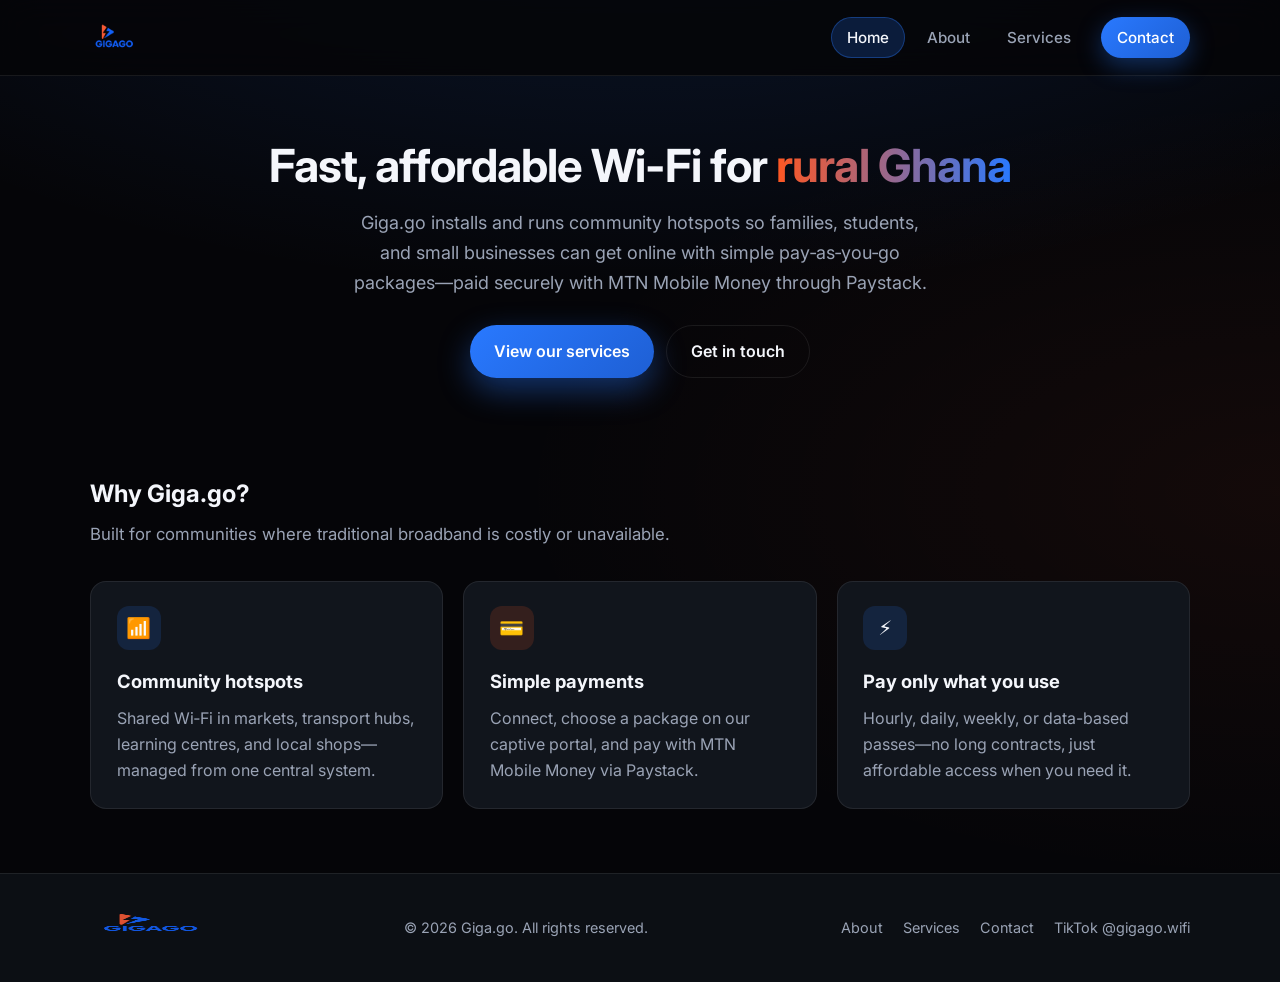
<file: index.html>
<!DOCTYPE html>
<html lang="en">
  <head>
    <meta charset="UTF-8" />
    <meta name="viewport" content="width=device-width, initial-scale=1.0" />
    <title>Giga.go | Affordable Rural Wi‑Fi in Ghana</title>
    <meta
      name="description"
      content="Giga.go provides affordable Wi‑Fi hotspot internet in rural Ghana. Buy internet packages with MTN Mobile Money via Paystack."
    />
    <link rel="icon" href="gigago logo.png" type="image/png" />
    <link rel="preconnect" href="https://fonts.googleapis.com" />
    <link rel="preconnect" href="https://fonts.gstatic.com" crossorigin />
    <link
      href="https://fonts.googleapis.com/css2?family=Inter:wght@400;500;600;700&display=swap"
      rel="stylesheet"
    />
    <link rel="stylesheet" href="css/style.css" />
  </head>
  <body>
    <header class="site-header">
      <div class="container header-inner">
        <a href="index.html" class="brand" aria-label="Giga.go home">
          <img src="gigago logo.png" alt="Giga.go" width="160" height="48" />
        </a>
        <button
          type="button"
          class="nav-toggle"
          aria-label="Open menu"
          aria-expanded="false"
        >
          ☰
        </button>
        <nav class="site-nav" aria-label="Main">
          <a href="index.html" class="is-active">Home</a>
          <a href="about.html">About</a>
          <a href="services.html">Services</a>
          <a href="contact.html" class="nav-cta">Contact</a>
        </nav>
      </div>
    </header>

    <main>
      <section class="page-hero">
        <div class="container">
          <h1>
            Fast, affordable Wi‑Fi for
            <span class="accent">rural Ghana</span>
          </h1>
          <p class="lead">
            Giga.go installs and runs community hotspots so families, students,
            and small businesses can get online with simple pay‑as‑you‑go
            packages—paid securely with MTN Mobile Money through Paystack.
          </p>
          <div class="hero-actions">
            <a href="services.html" class="btn btn-primary">View our services</a>
            <a href="contact.html" class="btn btn-secondary">Get in touch</a>
          </div>
        </div>
      </section>

      <section class="section">
        <div class="container">
          <h2 class="section-title">Why Giga.go?</h2>
          <p class="section-subtitle">
            Built for communities where traditional broadband is costly or
            unavailable.
          </p>
          <div class="grid grid-3">
            <article class="card">
              <div class="card-icon blue">📶</div>
              <h3>Community hotspots</h3>
              <p>
                Shared Wi‑Fi in markets, transport hubs, learning centres, and
                local shops—managed from one central system.
              </p>
            </article>
            <article class="card">
              <div class="card-icon orange">💳</div>
              <h3>Simple payments</h3>
              <p>
                Connect, choose a package on our captive portal, and pay with
                MTN Mobile Money via Paystack.
              </p>
            </article>
            <article class="card">
              <div class="card-icon blue">⚡</div>
              <h3>Pay only what you use</h3>
              <p>
                Hourly, daily, weekly, or data-based passes—no long contracts,
                just affordable access when you need it.
              </p>
            </article>
          </div>
        </div>
      </section>
    </main>

    <footer class="site-footer">
      <div class="container footer-inner">
        <a href="index.html" class="footer-brand">
          <img src="gigago logo.png" alt="Giga.go" width="120" height="36" />
        </a>
        <p class="footer-copy">© <span id="year"></span> Giga.go. All rights reserved.</p>
        <div class="footer-links">
          <a href="about.html">About</a>
          <a href="services.html">Services</a>
          <a href="contact.html">Contact</a>
          <a href="https://www.tiktok.com/@gigago.wifi" target="_blank" rel="noopener"
            >TikTok @gigago.wifi</a
          >
        </div>
      </div>
    </footer>
    <script src="js/main.js"></script>
    <script>
      document.getElementById("year").textContent = new Date().getFullYear();
    </script>
  </body>
</html>
</file>
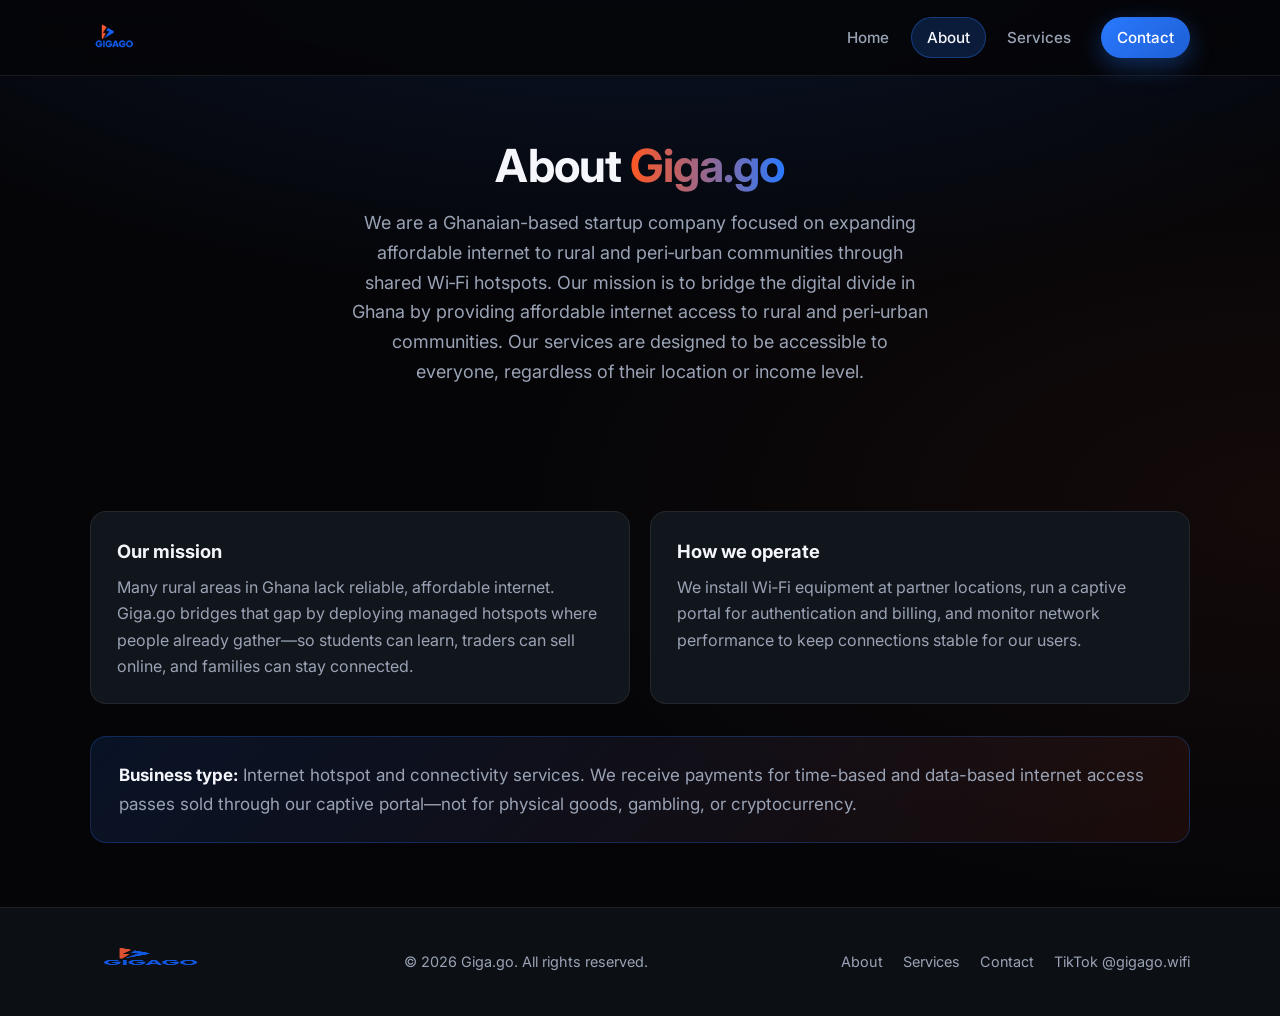
<file: about.html>
<!DOCTYPE html>
<html lang="en">
  <head>
    <meta charset="UTF-8" />
    <meta name="viewport" content="width=device-width, initial-scale=1.0" />
    <title>About Us | Giga.go</title>
    <meta
      name="description"
      content="Learn about Giga.go—bringing affordable internet to rural and underserved communities in Ghana through Wi‑Fi hotspots."
    />
    <link rel="icon" href="gigago logo.png" type="image/png" />
    <link rel="preconnect" href="https://fonts.googleapis.com" />
    <link rel="preconnect" href="https://fonts.gstatic.com" crossorigin />
    <link
      href="https://fonts.googleapis.com/css2?family=Inter:wght@400;500;600;700&display=swap"
      rel="stylesheet"
    />
    <link rel="stylesheet" href="css/style.css" />
  </head>
  <body>
    <header class="site-header">
      <div class="container header-inner">
        <a href="index.html" class="brand" aria-label="Giga.go home">
          <img src="gigago logo.png" alt="Giga.go" width="160" height="48" />
        </a>
        <button
          type="button"
          class="nav-toggle"
          aria-label="Open menu"
          aria-expanded="false"
        >
          ☰
        </button>
        <nav class="site-nav" aria-label="Main">
          <a href="index.html">Home</a>
          <a href="about.html" class="is-active">About</a>
          <a href="services.html">Services</a>
          <a href="contact.html" class="nav-cta">Contact</a>
        </nav>
      </div>
    </header>

    <main>
      <section class="page-hero">
        <div class="container">
          <h1>About <span class="accent">Giga.go</span></h1>
          <p class="lead">
            We are a Ghanaian-based startup company focused on expanding affordable internet to rural
            and peri‑urban communities through shared Wi‑Fi hotspots. Our mission is to bridge the digital divide in Ghana by providing affordable internet access to rural and peri‑urban communities. 
            Our services are designed to be accessible to everyone, regardless of their location or income level.
        
          </p>
        </div>
      </section>

      <section class="section">
        <div class="container">
          <div class="grid grid-2">
            <article class="card">
              <h3>Our mission</h3>
              <p>
                Many rural areas in Ghana lack reliable, affordable internet.
                Giga.go bridges that gap by deploying managed hotspots where
                people already gather—so students can learn, traders can sell
                online, and families can stay connected.
              </p>
            </article>
            <article class="card">
              <h3>How we operate</h3>
              <p>
                We install Wi‑Fi equipment at partner locations, run a captive
                portal for authentication and billing, and monitor network
                performance to keep connections stable for our users.
              </p>
            </article>
          </div>

          <div class="highlight-box" style="margin-top: 2rem">
            <p>
              <strong>Business type:</strong> Internet hotspot and connectivity
              services. We receive payments for time-based and data-based
              internet access passes sold through our captive portal—not for
              physical goods, gambling, or cryptocurrency.
            </p>
          </div>
        </div>
      </section>
    </main>

    <footer class="site-footer">
      <div class="container footer-inner">
        <a href="index.html" class="footer-brand">
          <img src="gigago logo.png" alt="Giga.go" width="120" height="36" />
        </a>
        <p class="footer-copy">© <span id="year"></span> Giga.go. All rights reserved.</p>
        <div class="footer-links">
          <a href="about.html">About</a>
          <a href="services.html">Services</a>
          <a href="contact.html">Contact</a>
          <a href="https://www.tiktok.com/@gigago.wifi" target="_blank" rel="noopener"
            >TikTok @gigago.wifi</a
          >
        </div>
      </div>
    </footer>
    <script src="js/main.js"></script>
    <script>
      document.getElementById("year").textContent = new Date().getFullYear();
    </script>
  </body>
</html>
</file>
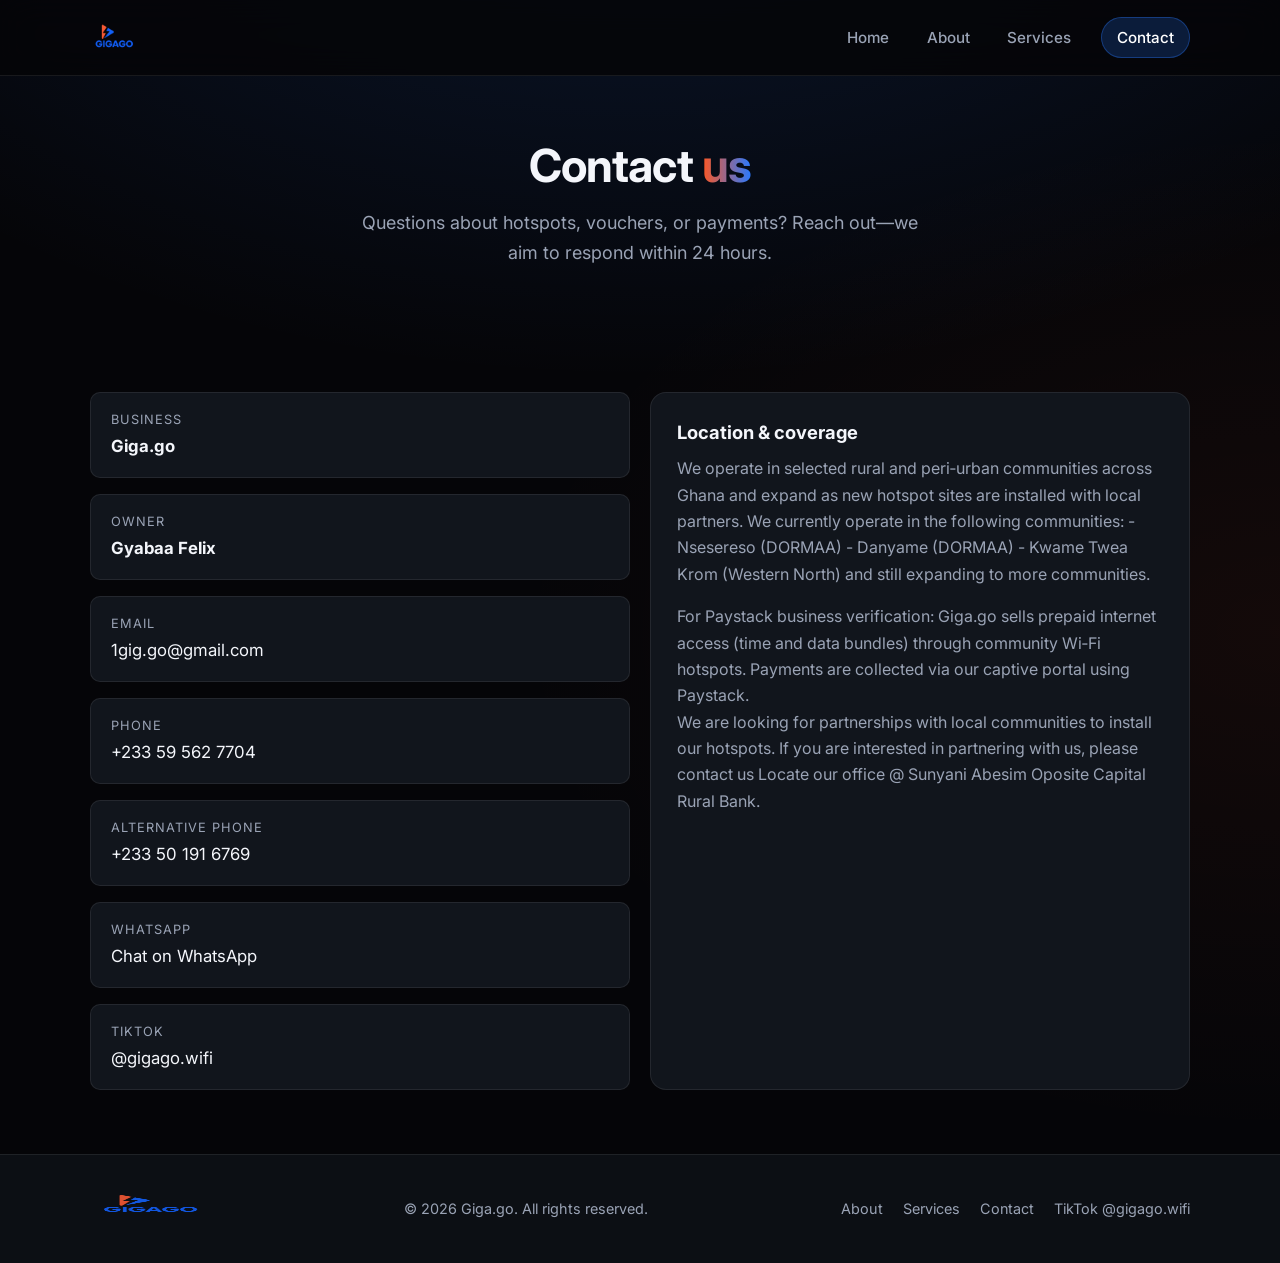
<file: contact.html>
<!DOCTYPE html>
<html lang="en">
  <head>
    <meta charset="UTF-8" />
    <meta name="viewport" content="width=device-width, initial-scale=1.0" />
    <title>Contact | Giga.go</title>
    <meta
      name="description"
      content="Contact Giga.go for hotspot support, partnerships, or business inquiries. Gyabaa Felix, Ghana."
    />
    <link rel="icon" href="gigago logo.png" type="image/png" />
    <link rel="preconnect" href="https://fonts.googleapis.com" />
    <link rel="preconnect" href="https://fonts.gstatic.com" crossorigin />
    <link
      href="https://fonts.googleapis.com/css2?family=Inter:wght@400;500;600;700&display=swap"
      rel="stylesheet"
    />
    <link rel="stylesheet" href="css/style.css" />
  </head>
  <body>
    <header class="site-header">
      <div class="container header-inner">
        <a href="index.html" class="brand" aria-label="Giga.go home">
          <img src="gigago logo.png" alt="Giga.go" width="160" height="48" />
        </a>
        <button
          type="button"
          class="nav-toggle"
          aria-label="Open menu"
          aria-expanded="false"
        >
          ☰
        </button>
        <nav class="site-nav" aria-label="Main">
          <a href="index.html">Home</a>
          <a href="about.html">About</a>
          <a href="services.html">Services</a>
          <a href="contact.html" class="nav-cta is-active">Contact</a>
        </nav>
      </div>
    </header>

    <main>
      <section class="page-hero">
        <div class="container">
          <h1>Contact <span class="accent">us</span></h1>
          <p class="lead">
            Questions about hotspots, vouchers, or payments? Reach out—we aim to
            respond within 24 hours.
          </p>
        </div>
      </section>

      <section class="section">
        <div class="container">
          <div class="grid grid-2">
            <div class="contact-grid">
              <div class="contact-item">
                <span>Business</span>
                <strong>Giga.go</strong>
              </div>
              <div class="contact-item">
                <span>Owner</span>
                <strong>Gyabaa Felix</strong>
              </div>
              <div class="contact-item">
                <span>Email</span>
                <a href="mailto:1gig.go@gmail.com">1gig.go@gmail.com</a>
              </div>
              <div class="contact-item">
                <span>Phone</span>
                <a href="tel:+2335956277004">+233 59 562 7704</a>
              </div>
              <div class="contact-item">
                <span>Alternative phone</span>
                <a href="tel:+233501916769">+233 50 191 6769</a>
              </div>
              <div class="contact-item">
                <span>WhatsApp</span>
                <a href="https://wa.me/233596277004" target="_blank" rel="noopener"
                  >Chat on WhatsApp</a
                >
              </div>
              <div class="contact-item">
                <span>TikTok</span>
                <a
                  href="https://www.tiktok.com/@gigago.wifi"
                  target="_blank"
                  rel="noopener"
                  >@gigago.wifi</a
                >
              </div>
            </div>
            <article class="card">
              <h3>Location & coverage</h3>
              <p>
                We operate in selected rural and peri‑urban communities across
                Ghana and expand as new hotspot sites are installed with local
                partners.
                We currently operate in the following communities:
                - Nsesereso (DORMAA)
                - Danyame (DORMAA)
                - Kwame Twea Krom (Western North)
                and still expanding to more communities.
              </p>
              <p style="margin-top: 1rem">
                For Paystack business verification: Giga.go sells prepaid
                internet access (time and data bundles) through community Wi‑Fi
                hotspots. Payments are collected via our captive portal using
                Paystack.
              </p>
              </p>
              <p>
                We are looking for partnerships with local communities to install our hotspots. If you are interested in partnering with us, please contact us
                Locate our office @ Sunyani Abesim Oposite Capital Rural Bank.
              </p>
              
            </article>
          </div>
        </div>
      </section>
    </main>

    <footer class="site-footer">
      <div class="container footer-inner">
        <a href="index.html" class="footer-brand">
          <img src="gigago logo.png" alt="Giga.go" width="120" height="36" />
        </a>
        <p class="footer-copy">© <span id="year"></span> Giga.go. All rights reserved.</p>
        <div class="footer-links">
          <a href="about.html">About</a>
          <a href="services.html">Services</a>
          <a href="contact.html">Contact</a>
          <a href="https://www.tiktok.com/@gigago.wifi" target="_blank" rel="noopener"
            >TikTok @gigago.wifi</a
          >
        </div>
      </div>
    </footer>
    <script src="js/main.js"></script>
    <script>
      document.getElementById("year").textContent = new Date().getFullYear();
    </script>
  </body>
</html>
</file>
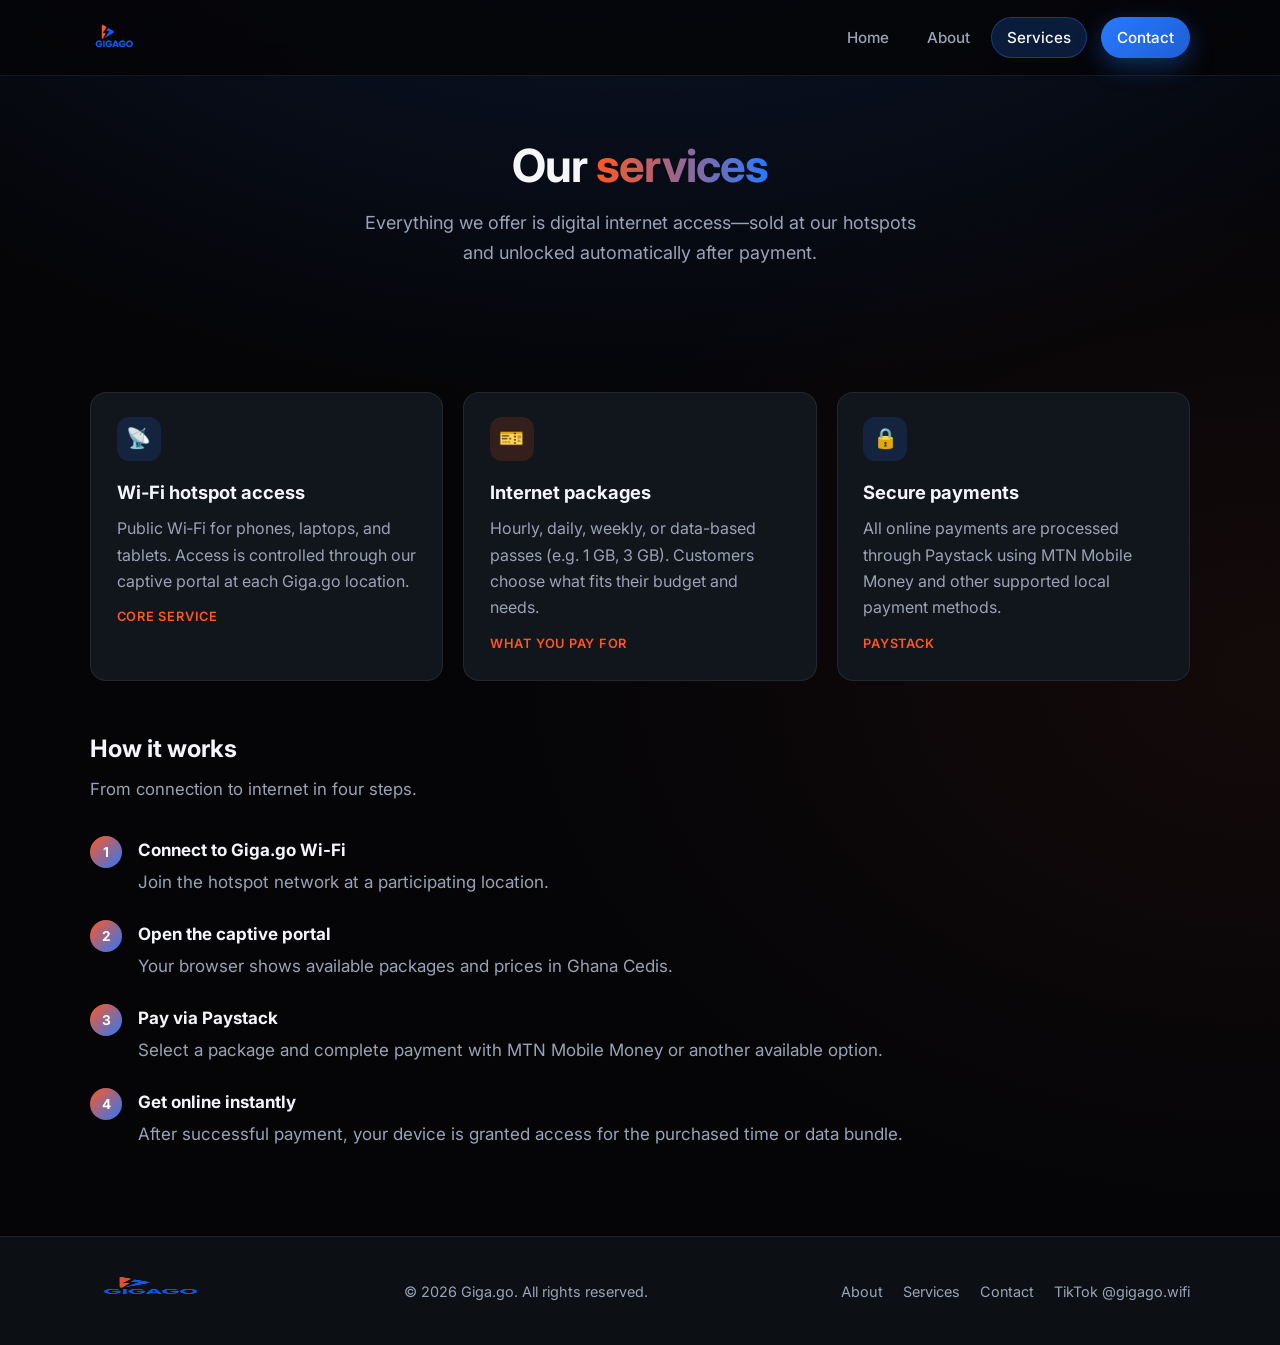
<file: services.html>
<!DOCTYPE html>
<html lang="en">
  <head>
    <meta charset="UTF-8" />
    <meta name="viewport" content="width=device-width, initial-scale=1.0" />
    <title>Services | Giga.go</title>
    <meta
      name="description"
      content="Giga.go Wi‑Fi hotspot access, internet packages, and secure Paystack payments via MTN Mobile Money in Ghana."
    />
    <link rel="icon" href="gigago logo.png" type="image/png" />
    <link rel="preconnect" href="https://fonts.googleapis.com" />
    <link rel="preconnect" href="https://fonts.gstatic.com" crossorigin />
    <link
      href="https://fonts.googleapis.com/css2?family=Inter:wght@400;500;600;700&display=swap"
      rel="stylesheet"
    />
    <link rel="stylesheet" href="css/style.css" />
  </head>
  <body>
    <header class="site-header">
      <div class="container header-inner">
        <a href="index.html" class="brand" aria-label="Giga.go home">
          <img src="gigago logo.png" alt="Giga.go" width="160" height="48" />
        </a>
        <button
          type="button"
          class="nav-toggle"
          aria-label="Open menu"
          aria-expanded="false"
        >
          ☰
        </button>
        <nav class="site-nav" aria-label="Main">
          <a href="index.html">Home</a>
          <a href="about.html">About</a>
          <a href="services.html" class="is-active">Services</a>
          <a href="contact.html" class="nav-cta">Contact</a>
        </nav>
      </div>
    </header>

    <main>
      <section class="page-hero">
        <div class="container">
          <h1>Our <span class="accent">services</span></h1>
          <p class="lead">
            Everything we offer is digital internet access—sold at our hotspots
            and unlocked automatically after payment.
          </p>
        </div>
      </section>

      <section class="section">
        <div class="container">
          <div class="grid grid-3">
            <article class="card">
              <div class="card-icon blue">📡</div>
              <h3>Wi‑Fi hotspot access</h3>
              <p>
                Public Wi‑Fi for phones, laptops, and tablets. Access is
                controlled through our captive portal at each Giga.go location.
              </p>
              <span class="tag">Core service</span>
            </article>
            <article class="card">
              <div class="card-icon orange">🎫</div>
              <h3>Internet packages</h3>
              <p>
                Hourly, daily, weekly, or data-based passes (e.g. 1 GB, 3 GB).
                Customers choose what fits their budget and needs.
              </p>
              <span class="tag">What you pay for</span>
            </article>
            <article class="card">
              <div class="card-icon blue">🔒</div>
              <h3>Secure payments</h3>
              <p>
                All online payments are processed through Paystack using MTN
                Mobile Money and other supported local payment methods.
              </p>
              <span class="tag">Paystack</span>
            </article>
          </div>

          <h2 class="section-title" style="margin-top: 3rem">How it works</h2>
          <p class="section-subtitle">From connection to internet in four steps.</p>
          <ol class="steps">
            <li>
              <strong>Connect to Giga.go Wi‑Fi</strong>
              Join the hotspot network at a participating location.
            </li>
            <li>
              <strong>Open the captive portal</strong>
              Your browser shows available packages and prices in Ghana Cedis.
            </li>
            <li>
              <strong>Pay via Paystack</strong>
              Select a package and complete payment with MTN Mobile Money or
              another available option.
            </li>
            <li>
              <strong>Get online instantly</strong>
              After successful payment, your device is granted access for the
              purchased time or data bundle.
            </li>
          </ol>
        </div>
      </section>
    </main>

    <footer class="site-footer">
      <div class="container footer-inner">
        <a href="index.html" class="footer-brand">
          <img src="gigago logo.png" alt="Giga.go" width="120" height="36" />
        </a>
        <p class="footer-copy">© <span id="year"></span> Giga.go. All rights reserved.</p>
        <div class="footer-links">
          <a href="about.html">About</a>
          <a href="services.html">Services</a>
          <a href="contact.html">Contact</a>
          <a href="https://www.tiktok.com/@gigago.wifi" target="_blank" rel="noopener"
            >TikTok @gigago.wifi</a
          >
        </div>
      </div>
    </footer>
    <script src="js/main.js"></script>
    <script>
      document.getElementById("year").textContent = new Date().getFullYear();
    </script>
  </body>
</html>
</file>
<file: css/style.css>
:root {
  --blue: #2979ff;
  --blue-dark: #1e5fd4;
  --orange: #ff5722;
  --orange-soft: rgba(255, 87, 34, 0.15);
  --bg: #050508;
  --bg-elevated: #0c0f14;
  --bg-card: #11151c;
  --border: rgba(255, 255, 255, 0.08);
  --text: #f4f6fb;
  --text-muted: #9aa3b5;
  --radius: 16px;
  --radius-sm: 10px;
  --shadow: 0 24px 48px rgba(0, 0, 0, 0.45);
  --font: "Inter", system-ui, -apple-system, sans-serif;
  --header-h: 76px;
}

*,
*::before,
*::after {
  box-sizing: border-box;
}

html {
  scroll-behavior: smooth;
}

body {
  margin: 0;
  font-family: var(--font);
  font-size: 17px;
  line-height: 1.65;
  color: var(--text);
  background: var(--bg);
  background-image:
    radial-gradient(ellipse 80% 50% at 50% -20%, rgba(41, 121, 255, 0.18), transparent),
    radial-gradient(ellipse 60% 40% at 100% 50%, rgba(255, 87, 34, 0.06), transparent);
  min-height: 100vh;
  display: flex;
  flex-direction: column;
}

img {
  max-width: 100%;
  height: auto;
}

a {
  color: var(--blue);
  text-decoration: none;
  transition: color 0.2s ease;
}

a:hover {
  color: #5c9dff;
}

.container {
  width: min(1100px, 92%);
  margin-inline: auto;
}

/* Header */
.site-header {
  position: sticky;
  top: 0;
  z-index: 100;
  height: var(--header-h);
  border-bottom: 1px solid var(--border);
  background: rgba(5, 5, 8, 0.85);
  backdrop-filter: blur(16px);
}

.header-inner {
  height: 100%;
  display: flex;
  align-items: center;
  justify-content: space-between;
  gap: 1.5rem;
}

.brand {
  display: flex;
  align-items: center;
  flex-shrink: 0;
}

.brand img {
  height: 48px;
  width: auto;
  display: block;
  object-fit: contain;
}

.nav-toggle {
  display: none;
  background: none;
  border: 1px solid var(--border);
  color: var(--text);
  padding: 0.5rem 0.75rem;
  border-radius: var(--radius-sm);
  font-size: 1.25rem;
  cursor: pointer;
  line-height: 1;
}

.site-nav {
  display: flex;
  align-items: center;
  gap: 0.35rem;
}

.site-nav a {
  color: var(--text-muted);
  font-size: 0.95rem;
  font-weight: 500;
  padding: 0.5rem 1rem;
  border-radius: 999px;
  transition: color 0.2s, background 0.2s;
}

.site-nav a:hover {
  color: var(--text);
  background: rgba(255, 255, 255, 0.06);
}

.site-nav a.is-active {
  color: var(--text);
  background: rgba(41, 121, 255, 0.2);
  box-shadow: inset 0 0 0 1px rgba(41, 121, 255, 0.35);
}

.nav-cta {
  margin-left: 0.5rem;
  background: linear-gradient(135deg, var(--blue), var(--blue-dark));
  color: #fff !important;
  box-shadow: 0 8px 24px rgba(41, 121, 255, 0.35);
}

.nav-cta:hover {
  color: #fff !important;
  filter: brightness(1.08);
}

/* Main */
main {
  flex: 1;
}

.page-hero {
  padding: 4rem 0 3rem;
  text-align: center;
}

.page-hero h1 {
  font-size: clamp(2rem, 5vw, 2.85rem);
  font-weight: 700;
  line-height: 1.15;
  margin: 0 0 1rem;
  letter-spacing: -0.02em;
}

.page-hero h1 .accent {
  background: linear-gradient(90deg, var(--orange), var(--blue));
  -webkit-background-clip: text;
  background-clip: text;
  color: transparent;
}

.page-hero .lead {
  font-size: 1.125rem;
  color: var(--text-muted);
  max-width: 36rem;
  margin: 0 auto 1.75rem;
}

.hero-actions {
  display: flex;
  flex-wrap: wrap;
  gap: 0.75rem;
  justify-content: center;
}

.btn {
  display: inline-flex;
  align-items: center;
  justify-content: center;
  padding: 0.75rem 1.5rem;
  font-size: 1rem;
  font-weight: 600;
  border-radius: 999px;
  border: none;
  cursor: pointer;
  transition: transform 0.15s, box-shadow 0.2s, filter 0.2s;
  text-decoration: none;
}

.btn:hover {
  transform: translateY(-1px);
}

.btn-primary {
  background: linear-gradient(135deg, var(--blue), var(--blue-dark));
  color: #fff;
  box-shadow: 0 12px 32px rgba(41, 121, 255, 0.4);
}

.btn-primary:hover {
  color: #fff;
  filter: brightness(1.06);
}

.btn-secondary {
  background: transparent;
  color: var(--text);
  border: 1px solid var(--border);
}

.btn-secondary:hover {
  color: var(--text);
  background: rgba(255, 255, 255, 0.05);
  border-color: rgba(255, 255, 255, 0.15);
}

.section {
  padding: 3rem 0 4rem;
}

.section-title {
  font-size: 1.5rem;
  font-weight: 700;
  margin: 0 0 0.5rem;
}

.section-subtitle {
  color: var(--text-muted);
  margin: 0 0 2rem;
  font-size: 1.05rem;
}

.grid {
  display: grid;
  gap: 1.25rem;
}

.grid-3 {
  grid-template-columns: repeat(auto-fit, minmax(260px, 1fr));
}

.grid-2 {
  grid-template-columns: repeat(auto-fit, minmax(300px, 1fr));
}

.card {
  background: var(--bg-card);
  border: 1px solid var(--border);
  border-radius: var(--radius);
  padding: 1.5rem 1.6rem;
  transition: border-color 0.2s, box-shadow 0.2s;
}

.card:hover {
  border-color: rgba(41, 121, 255, 0.25);
  box-shadow: var(--shadow);
}

.card-icon {
  width: 44px;
  height: 44px;
  border-radius: 12px;
  display: flex;
  align-items: center;
  justify-content: center;
  font-size: 1.25rem;
  margin-bottom: 1rem;
}

.card-icon.blue {
  background: rgba(41, 121, 255, 0.15);
}

.card-icon.orange {
  background: var(--orange-soft);
}

.card h3 {
  margin: 0 0 0.5rem;
  font-size: 1.15rem;
}

.card p {
  margin: 0;
  color: var(--text-muted);
  font-size: 1rem;
}

.card .tag {
  display: inline-block;
  margin-top: 0.75rem;
  font-size: 0.8rem;
  font-weight: 600;
  color: var(--orange);
  text-transform: uppercase;
  letter-spacing: 0.06em;
}

.steps {
  counter-reset: step;
  list-style: none;
  padding: 0;
  margin: 0;
}

.steps li {
  position: relative;
  padding-left: 3rem;
  margin-bottom: 1.5rem;
  color: var(--text-muted);
}

.steps li::before {
  counter-increment: step;
  content: counter(step);
  position: absolute;
  left: 0;
  top: 0;
  width: 2rem;
  height: 2rem;
  border-radius: 50%;
  background: linear-gradient(135deg, var(--orange), var(--blue));
  color: #fff;
  font-size: 0.85rem;
  font-weight: 700;
  display: flex;
  align-items: center;
  justify-content: center;
}

.steps li strong {
  display: block;
  color: var(--text);
  margin-bottom: 0.25rem;
}

.contact-grid {
  display: grid;
  gap: 1rem;
}

.contact-item {
  display: flex;
  flex-direction: column;
  gap: 0.2rem;
  padding: 1rem 1.25rem;
  background: var(--bg-card);
  border: 1px solid var(--border);
  border-radius: var(--radius-sm);
}

.contact-item span {
  font-size: 0.8rem;
  text-transform: uppercase;
  letter-spacing: 0.08em;
  color: var(--text-muted);
}

.contact-item a,
.contact-item strong {
  font-size: 1.05rem;
  color: var(--text);
}

.highlight-box {
  background: linear-gradient(135deg, rgba(41, 121, 255, 0.12), rgba(255, 87, 34, 0.08));
  border: 1px solid rgba(41, 121, 255, 0.25);
  border-radius: var(--radius);
  padding: 1.5rem 1.75rem;
  margin-top: 2rem;
}

.highlight-box p {
  margin: 0;
  color: var(--text-muted);
}

.highlight-box strong {
  color: var(--text);
}

/* Footer */
.site-footer {
  margin-top: auto;
  border-top: 1px solid var(--border);
  padding: 2rem 0;
  background: var(--bg-elevated);
}

.footer-inner {
  display: flex;
  flex-wrap: wrap;
  align-items: center;
  justify-content: space-between;
  gap: 1rem;
}

.footer-brand img {
  height: 36px;
  opacity: 0.9;
}

.footer-copy {
  font-size: 0.9rem;
  color: var(--text-muted);
  margin: 0;
}

.footer-links {
  display: flex;
  flex-wrap: wrap;
  gap: 1.25rem;
}

.footer-links a {
  color: var(--text-muted);
  font-size: 0.9rem;
}

.footer-links a:hover {
  color: var(--text);
}

@media (max-width: 768px) {
  .nav-toggle {
    display: block;
  }

  .site-nav {
    position: fixed;
    top: var(--header-h);
    left: 0;
    right: 0;
    flex-direction: column;
    align-items: stretch;
    padding: 1rem;
    background: var(--bg-elevated);
    border-bottom: 1px solid var(--border);
    transform: translateY(-120%);
    opacity: 0;
    pointer-events: none;
    transition: transform 0.25s, opacity 0.25s;
  }

  .site-nav.is-open {
    transform: translateY(0);
    opacity: 1;
    pointer-events: auto;
  }

  .site-nav a {
    padding: 0.85rem 1rem;
  }

  .nav-cta {
    margin-left: 0;
    text-align: center;
  }

  .brand img {
    height: 40px;
  }
}
</file>
